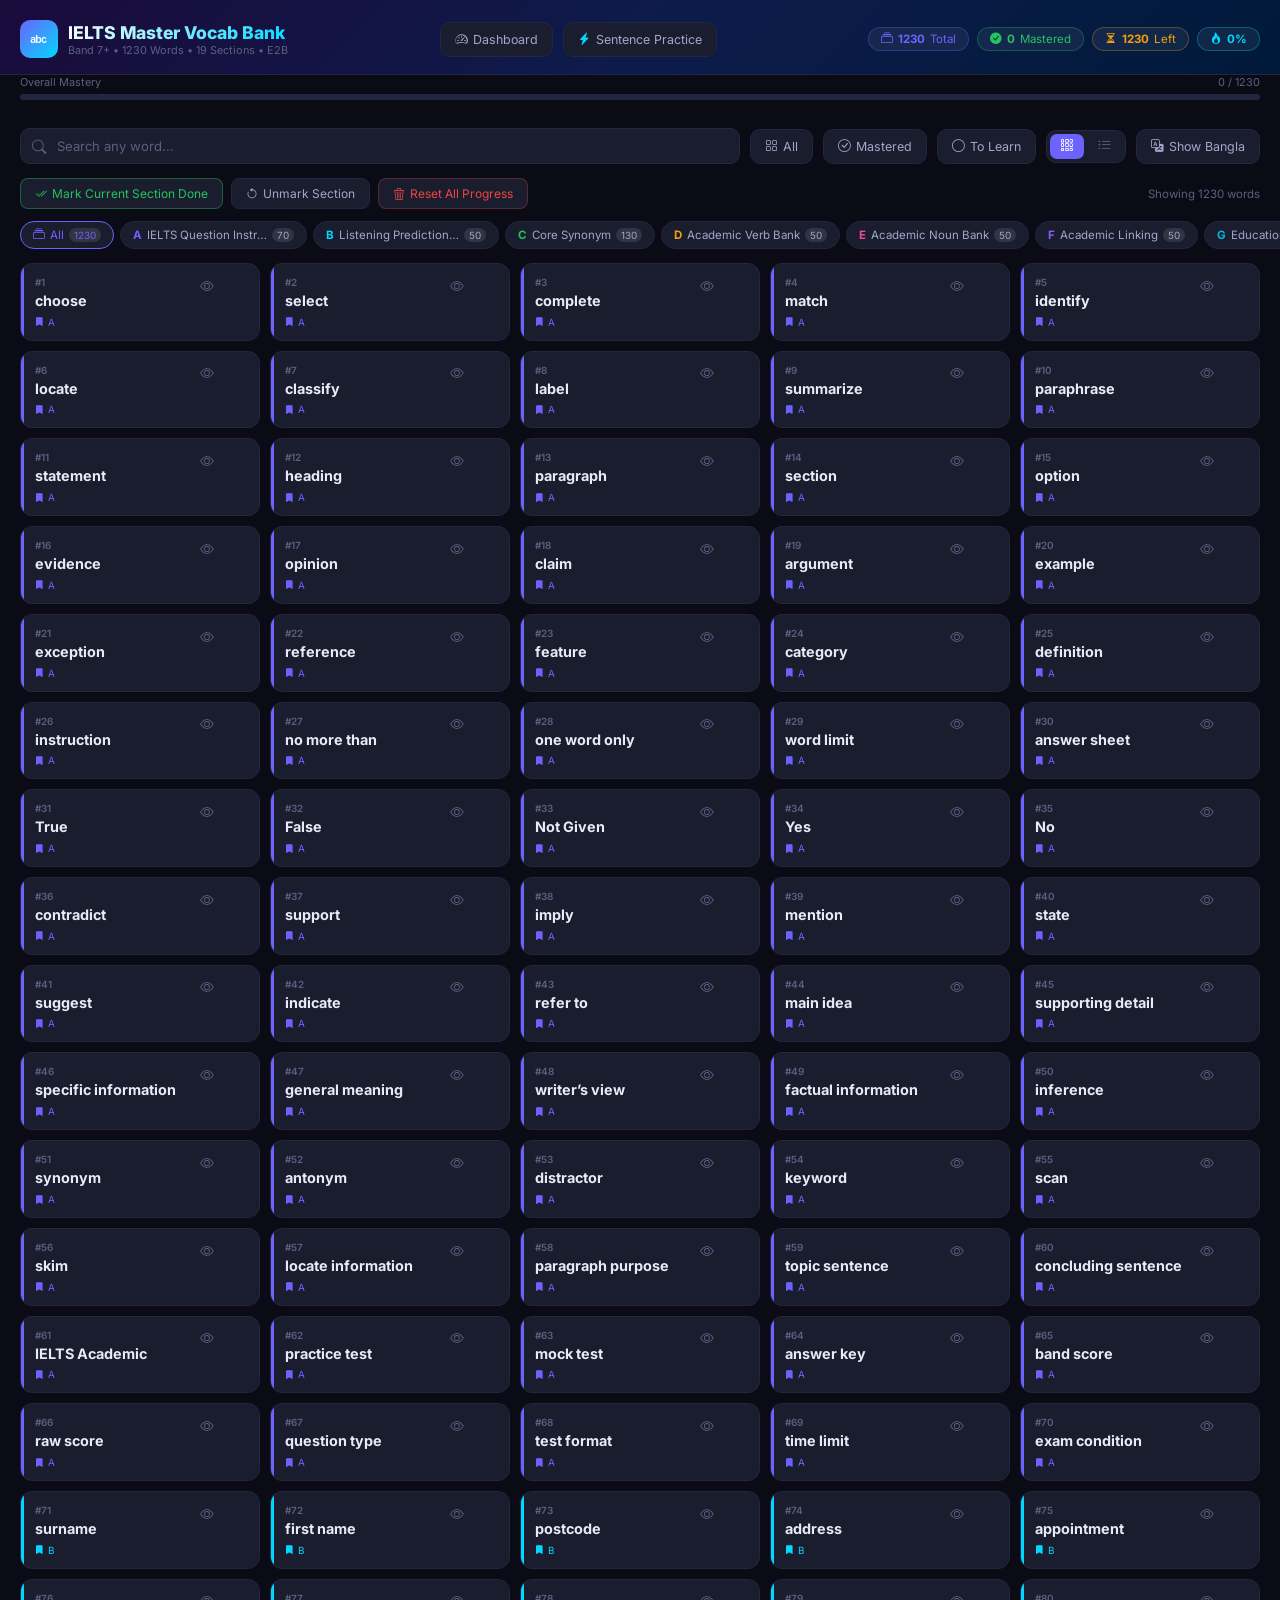
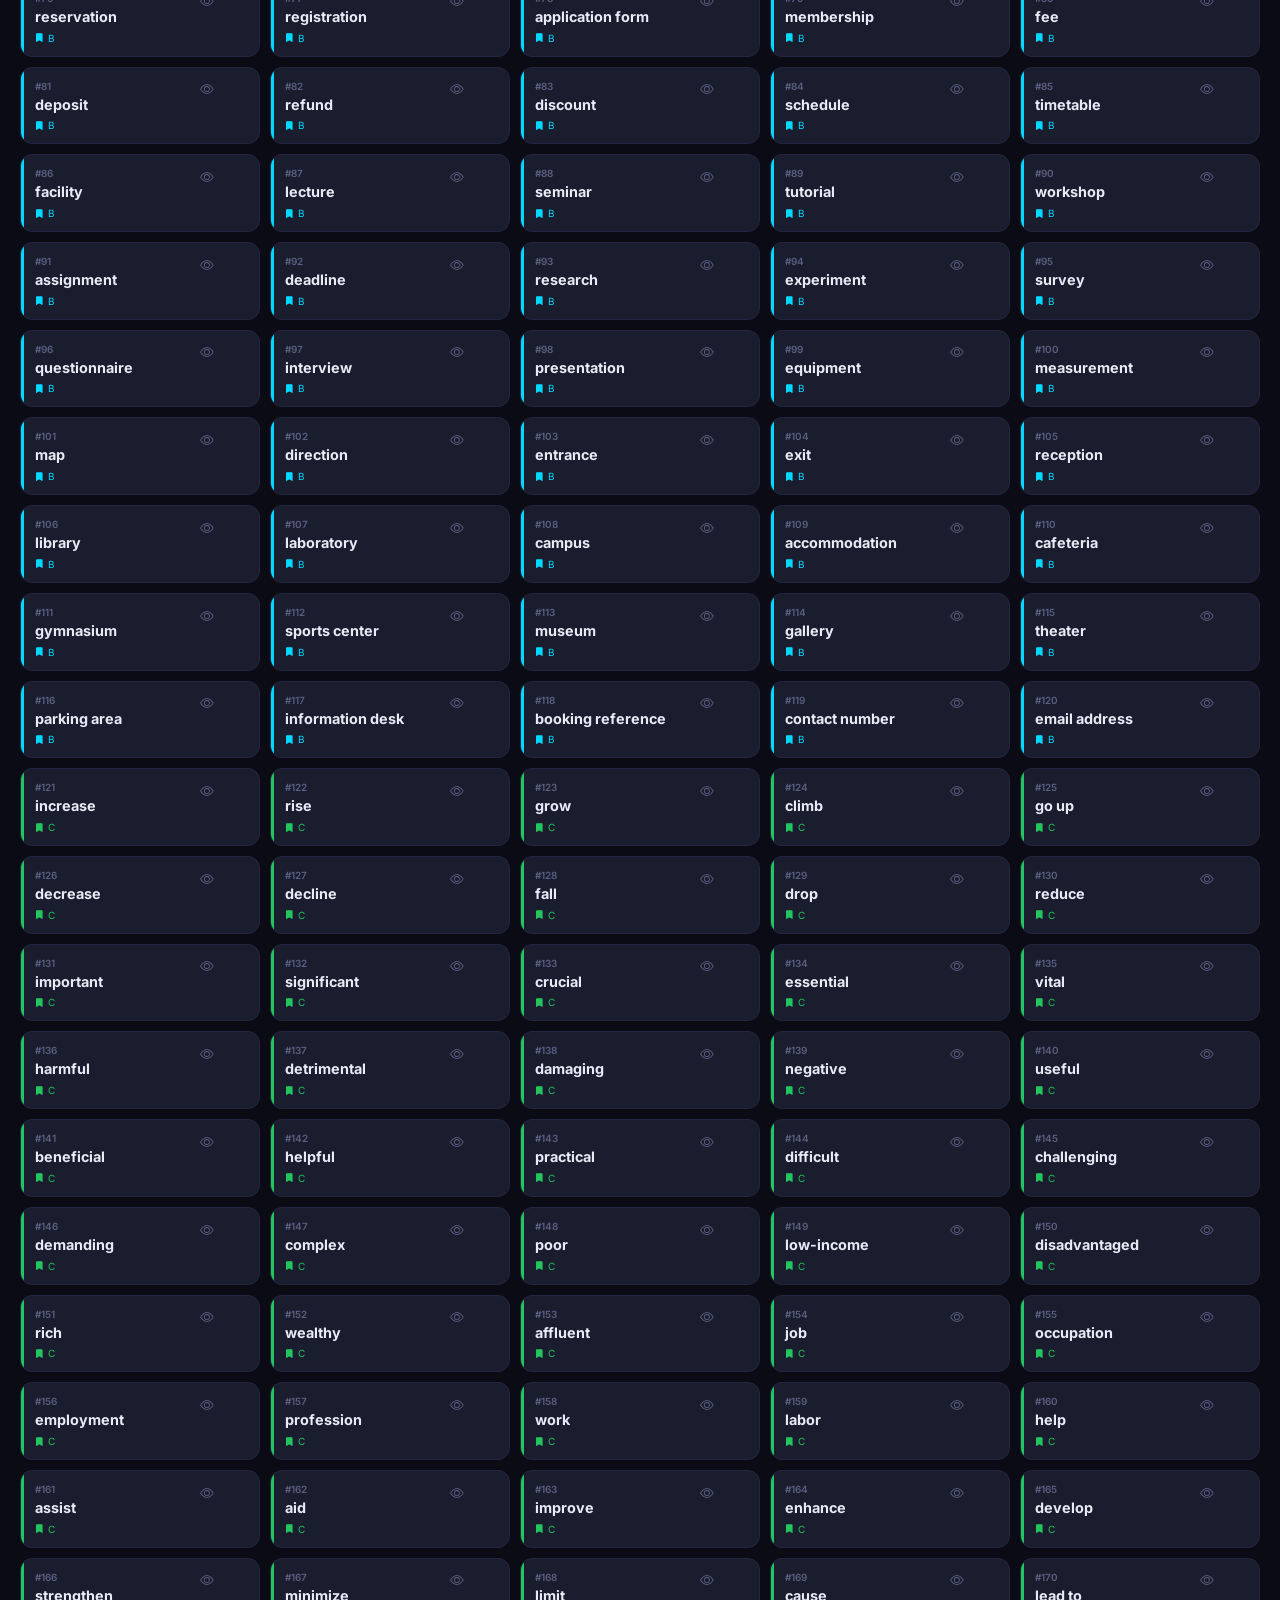
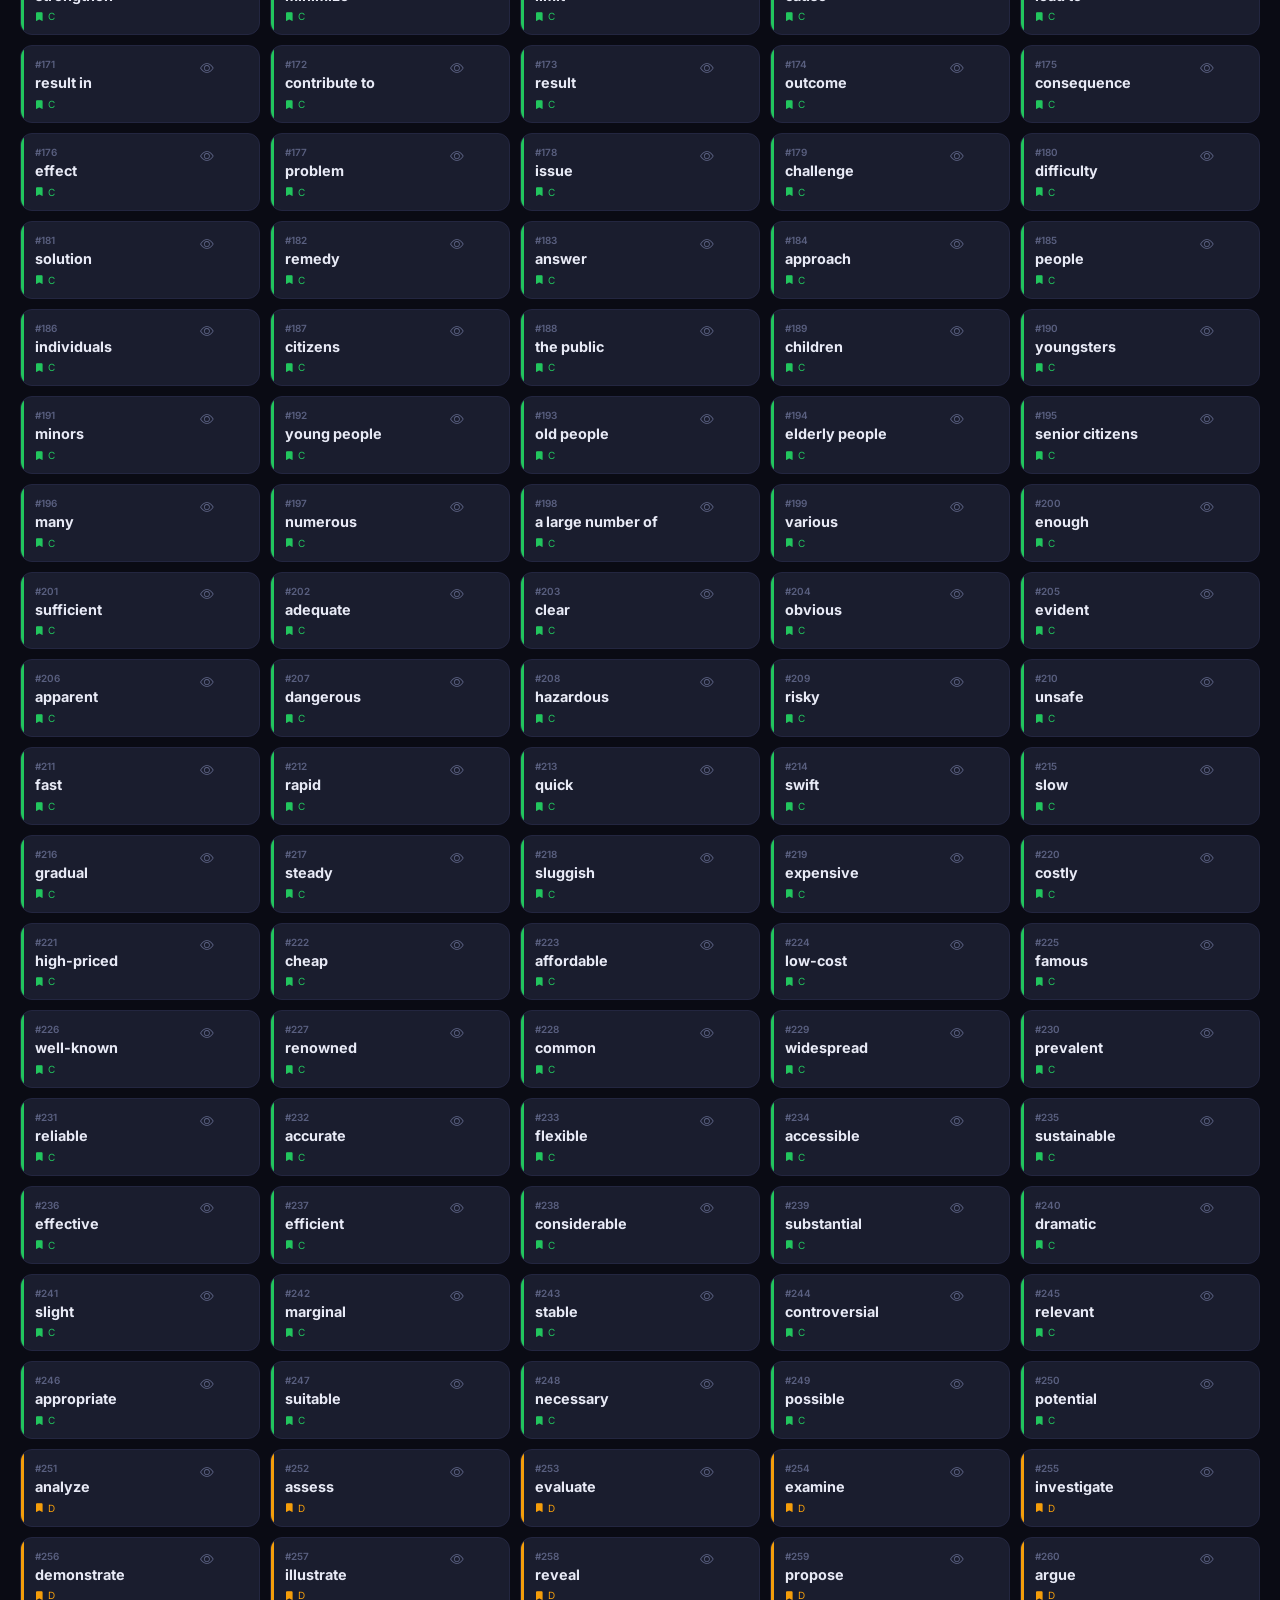
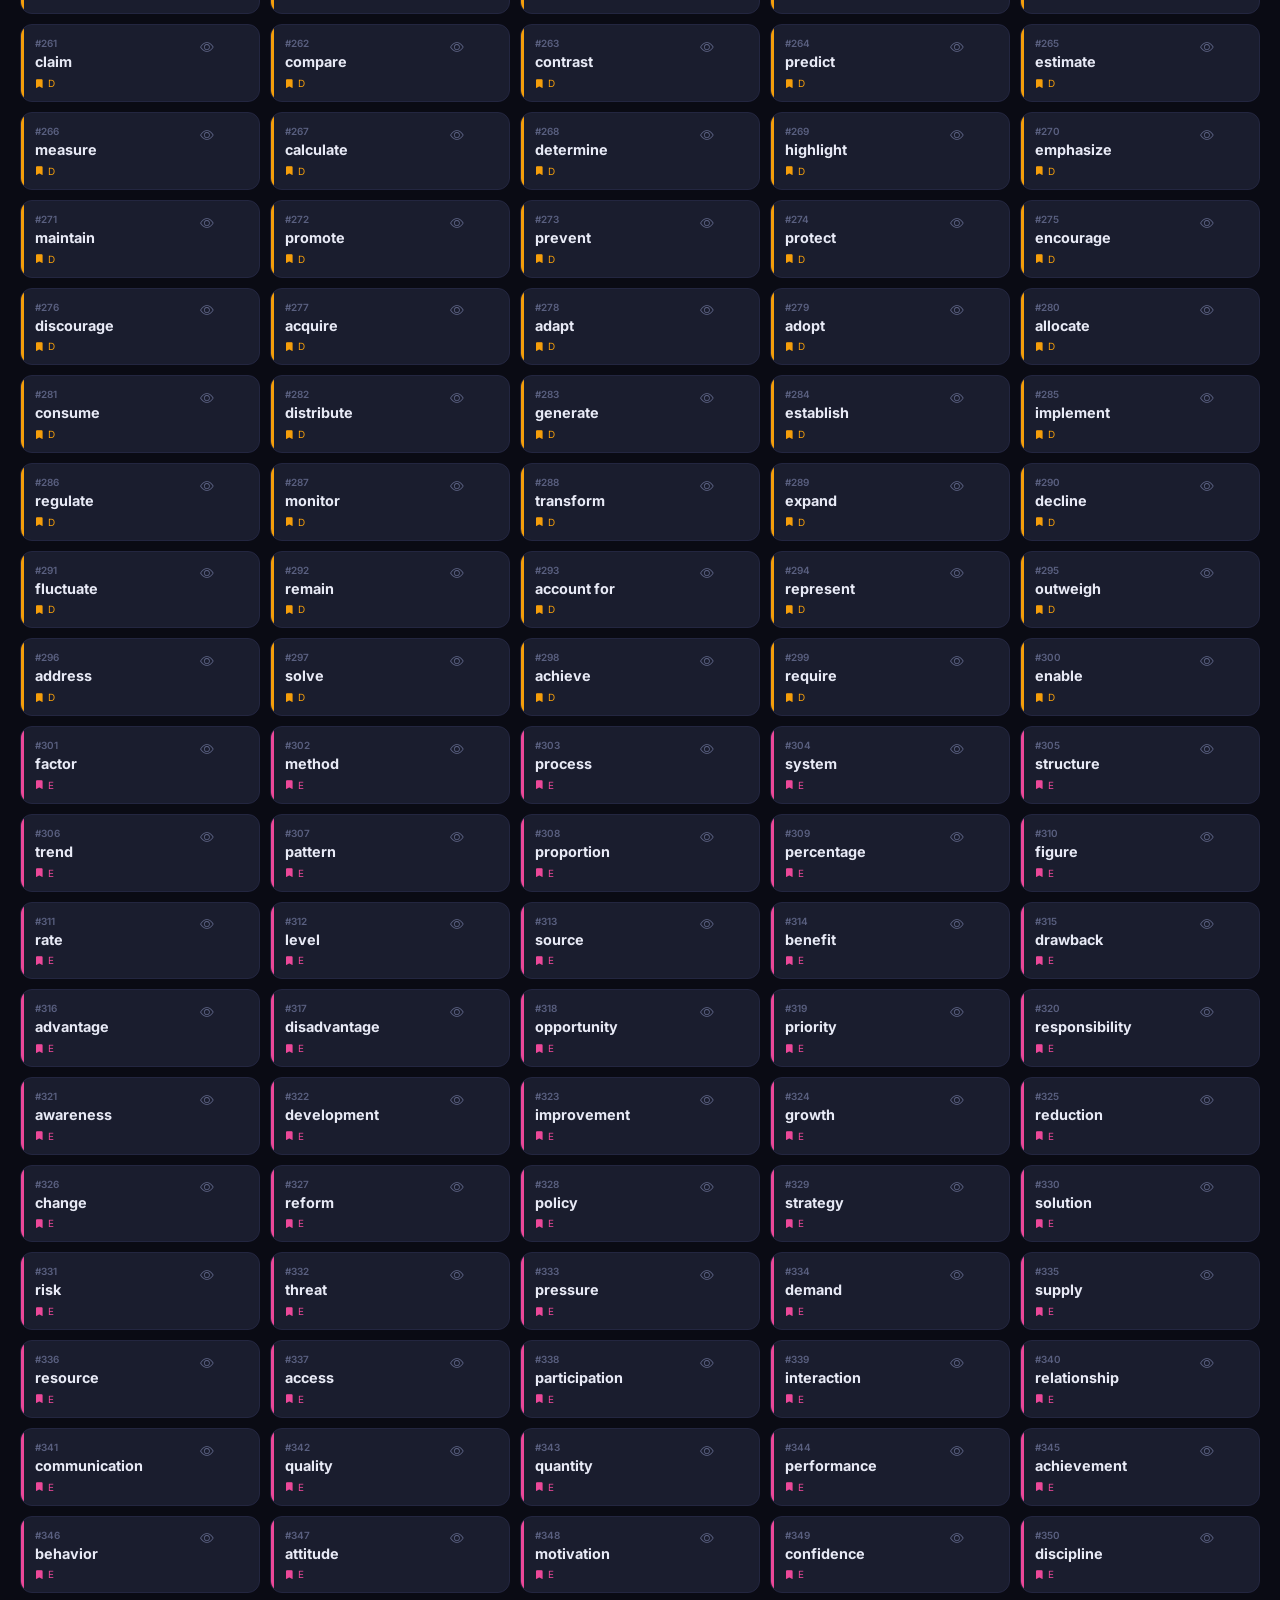
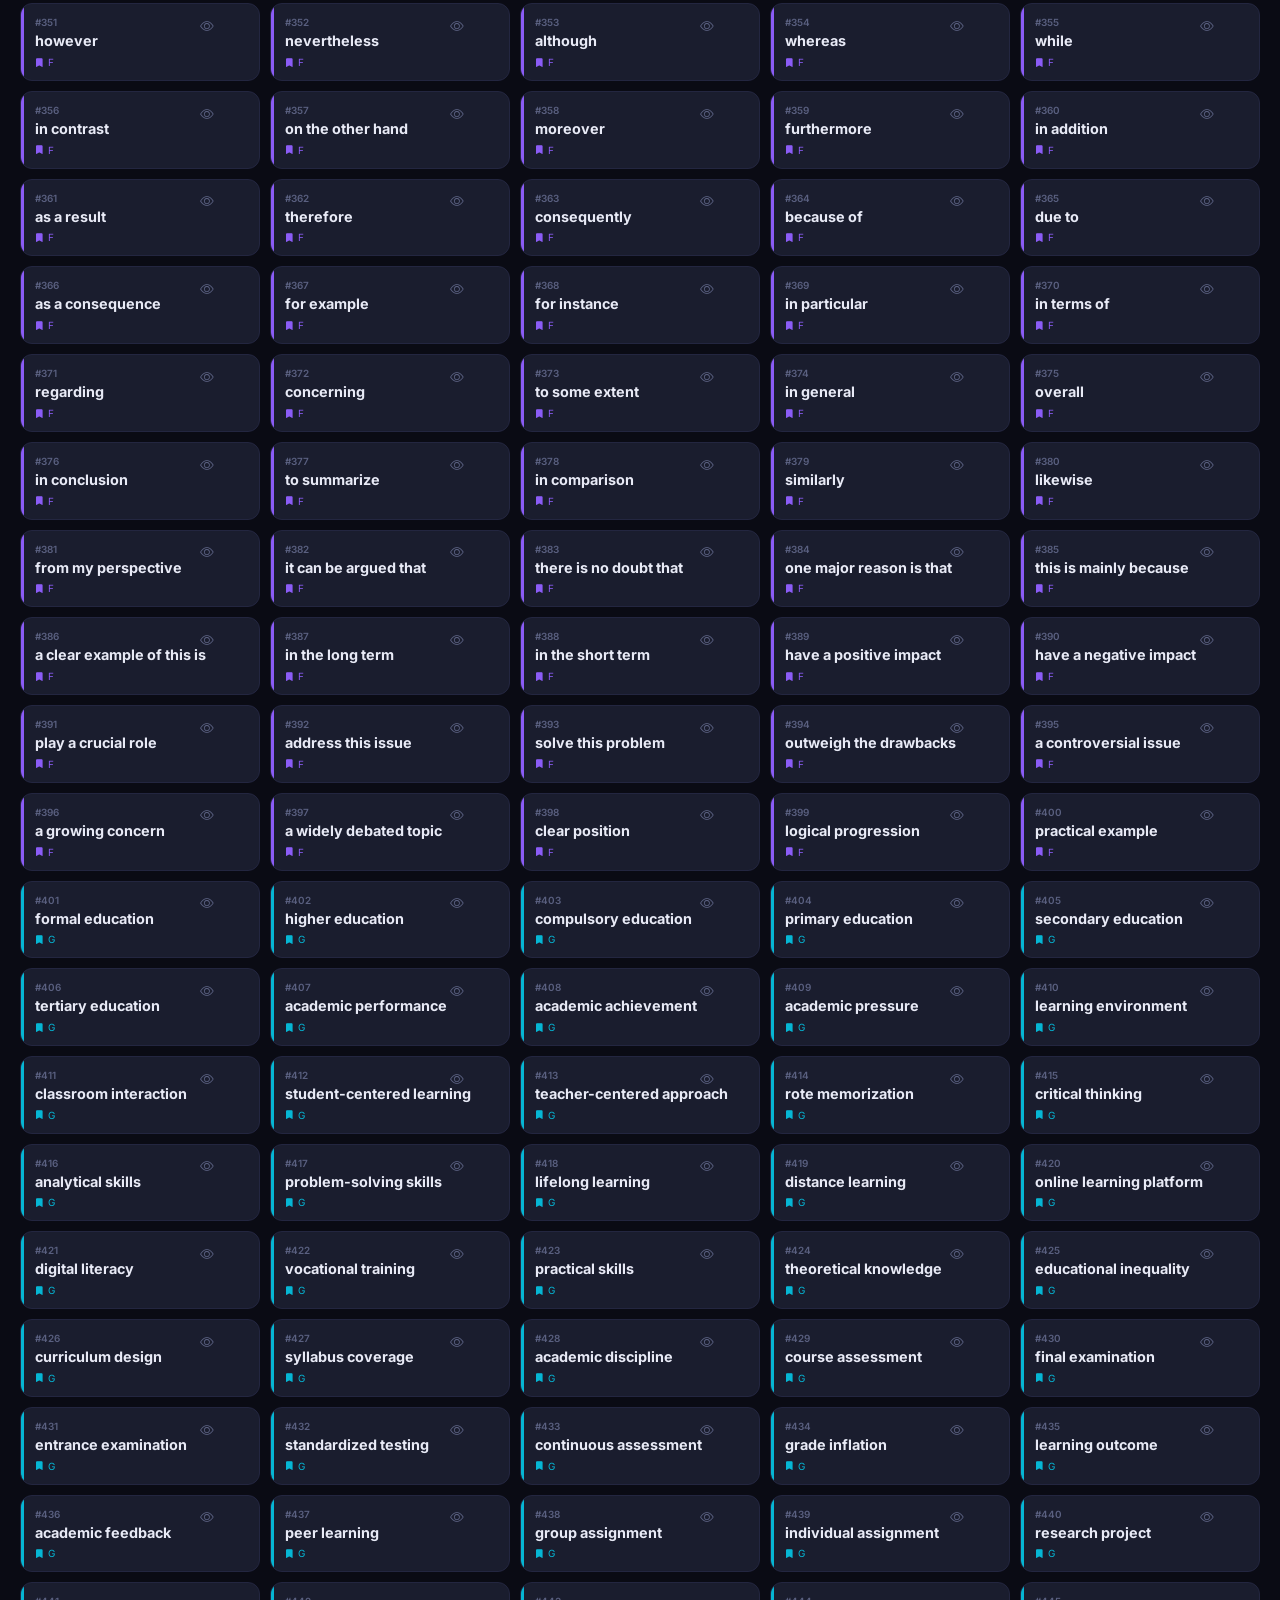
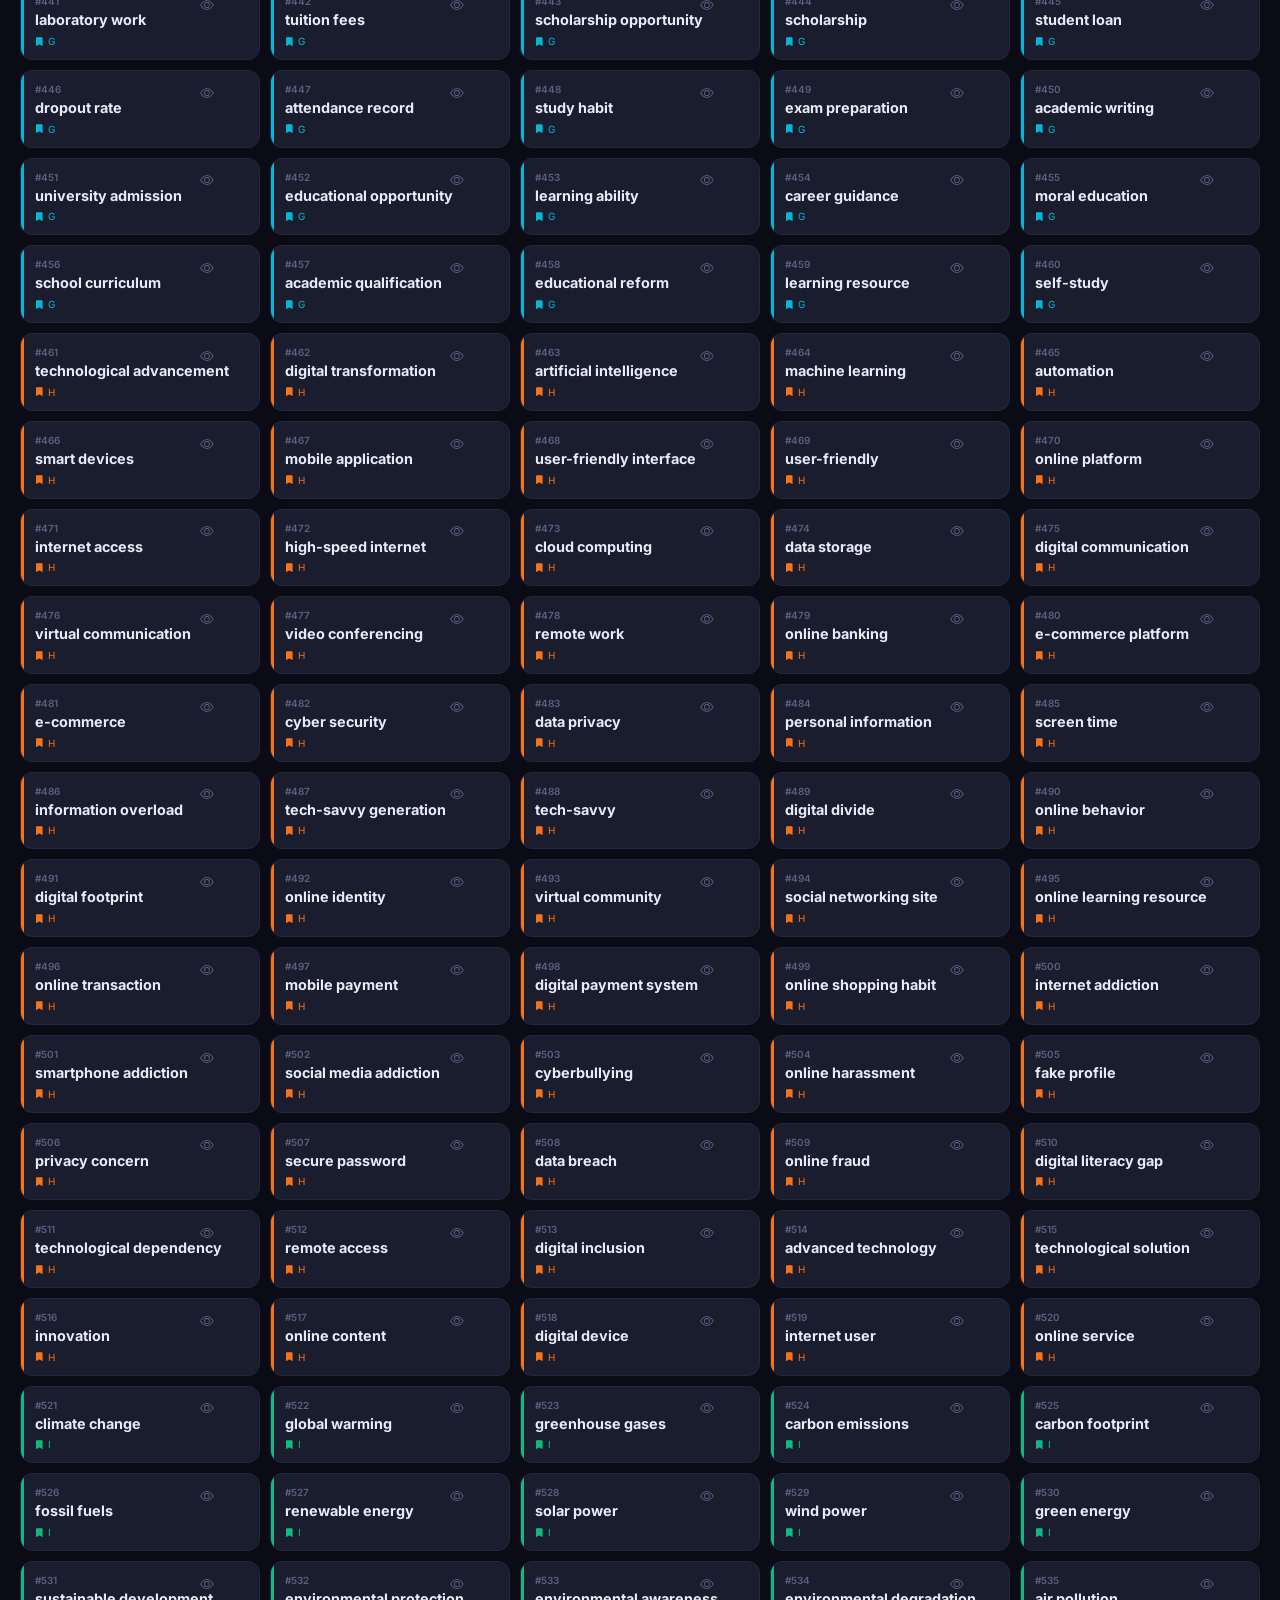
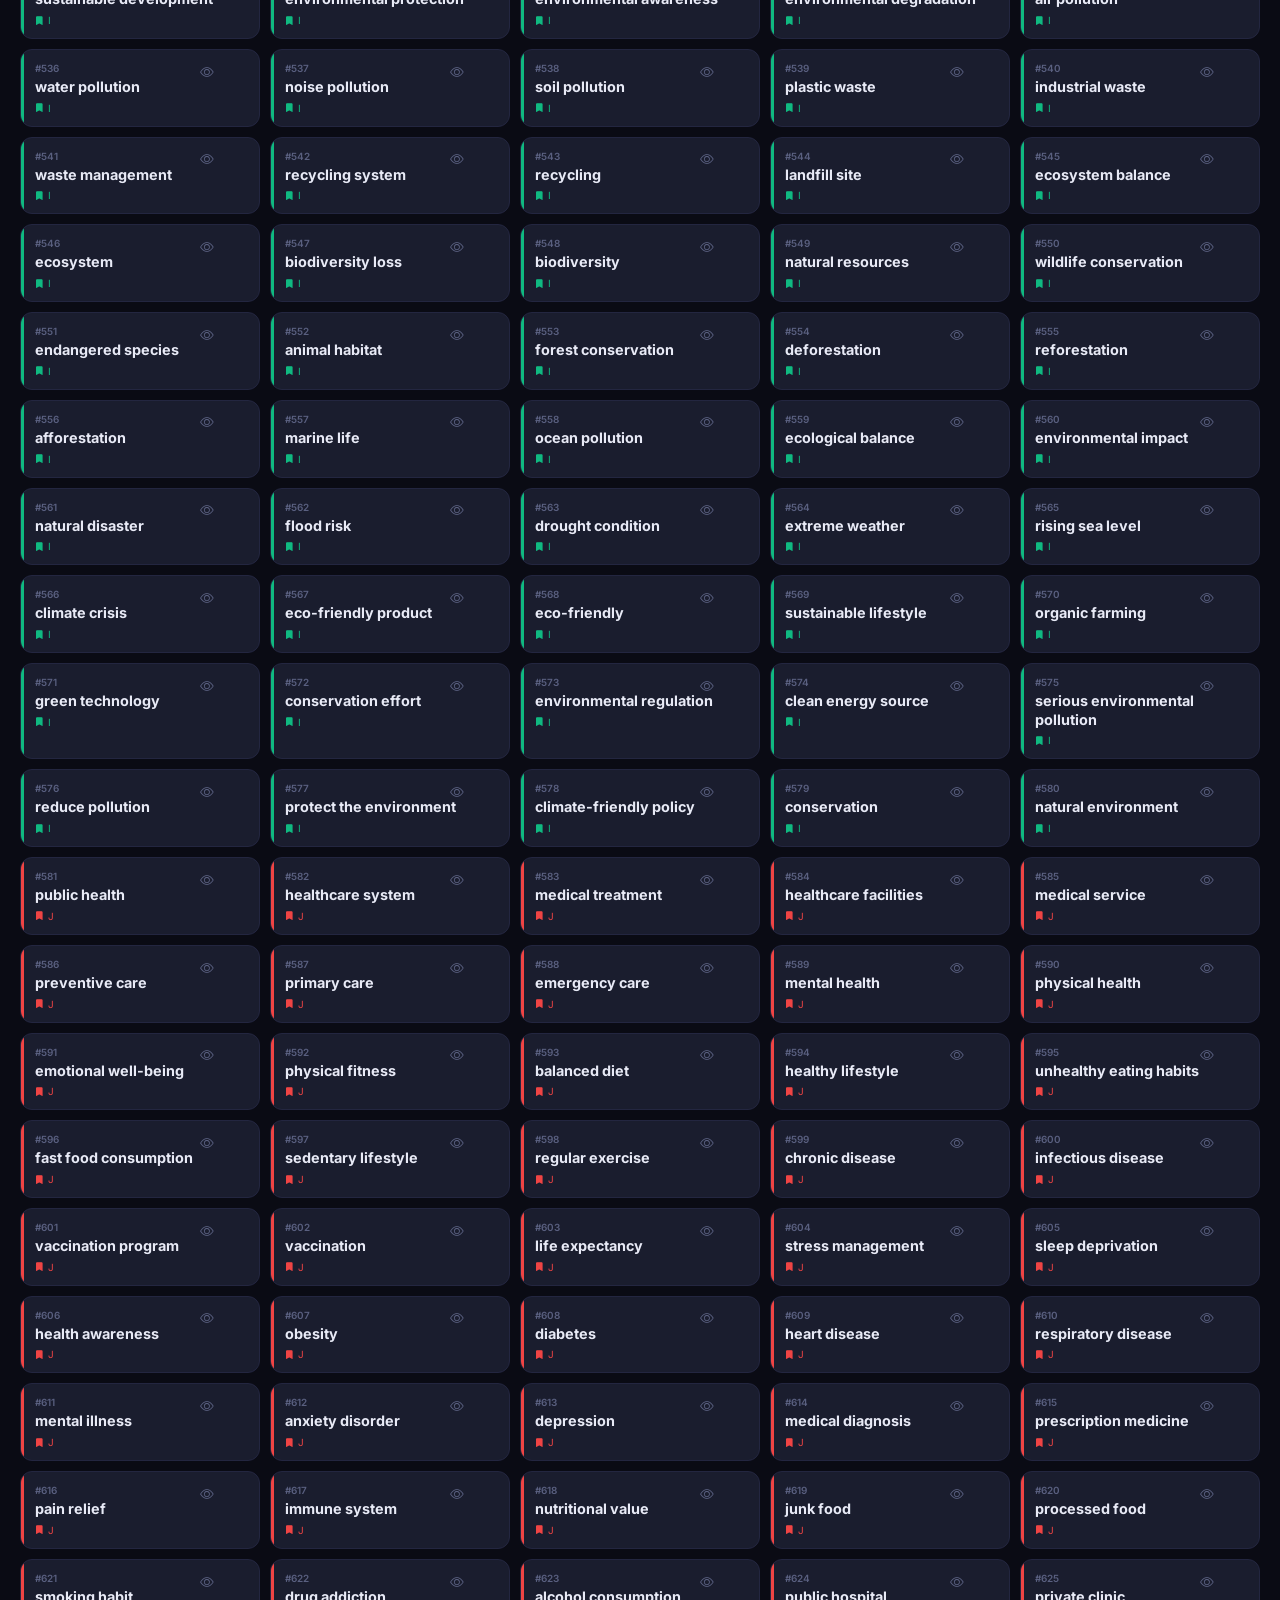
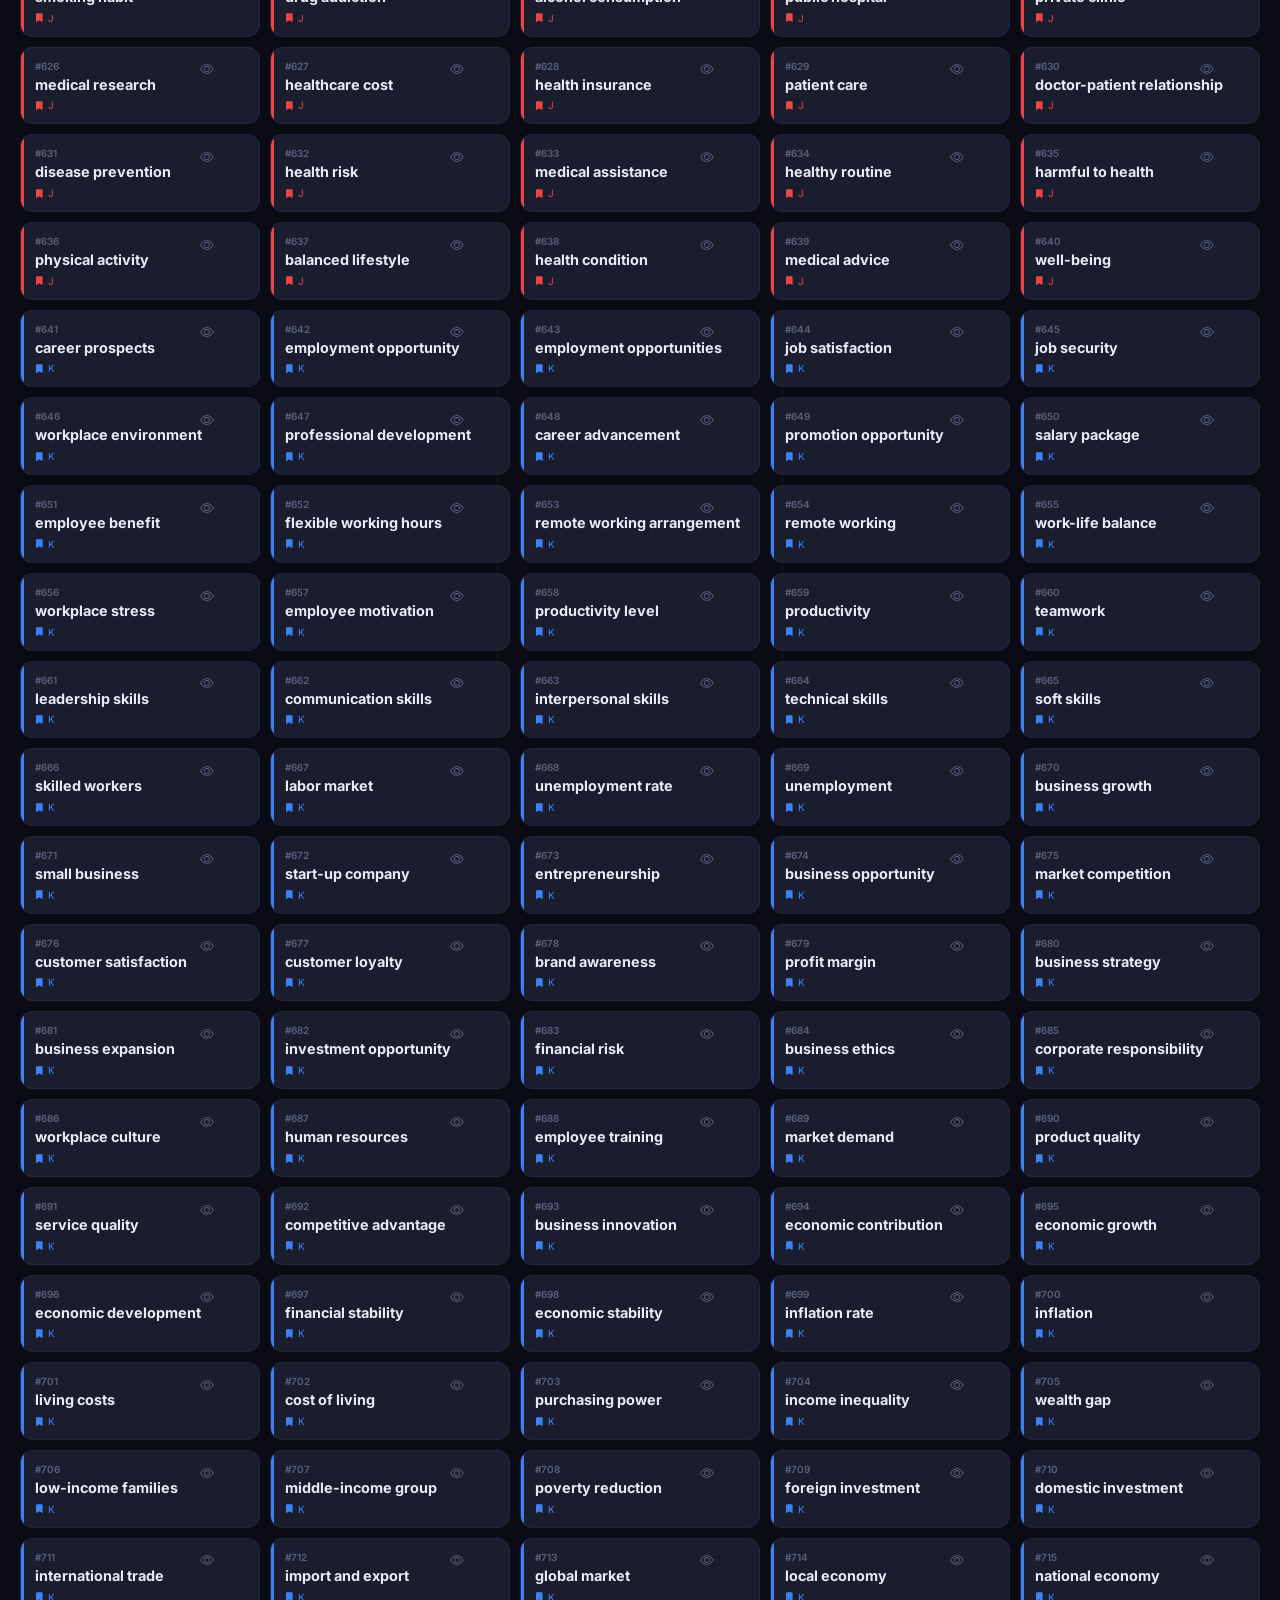
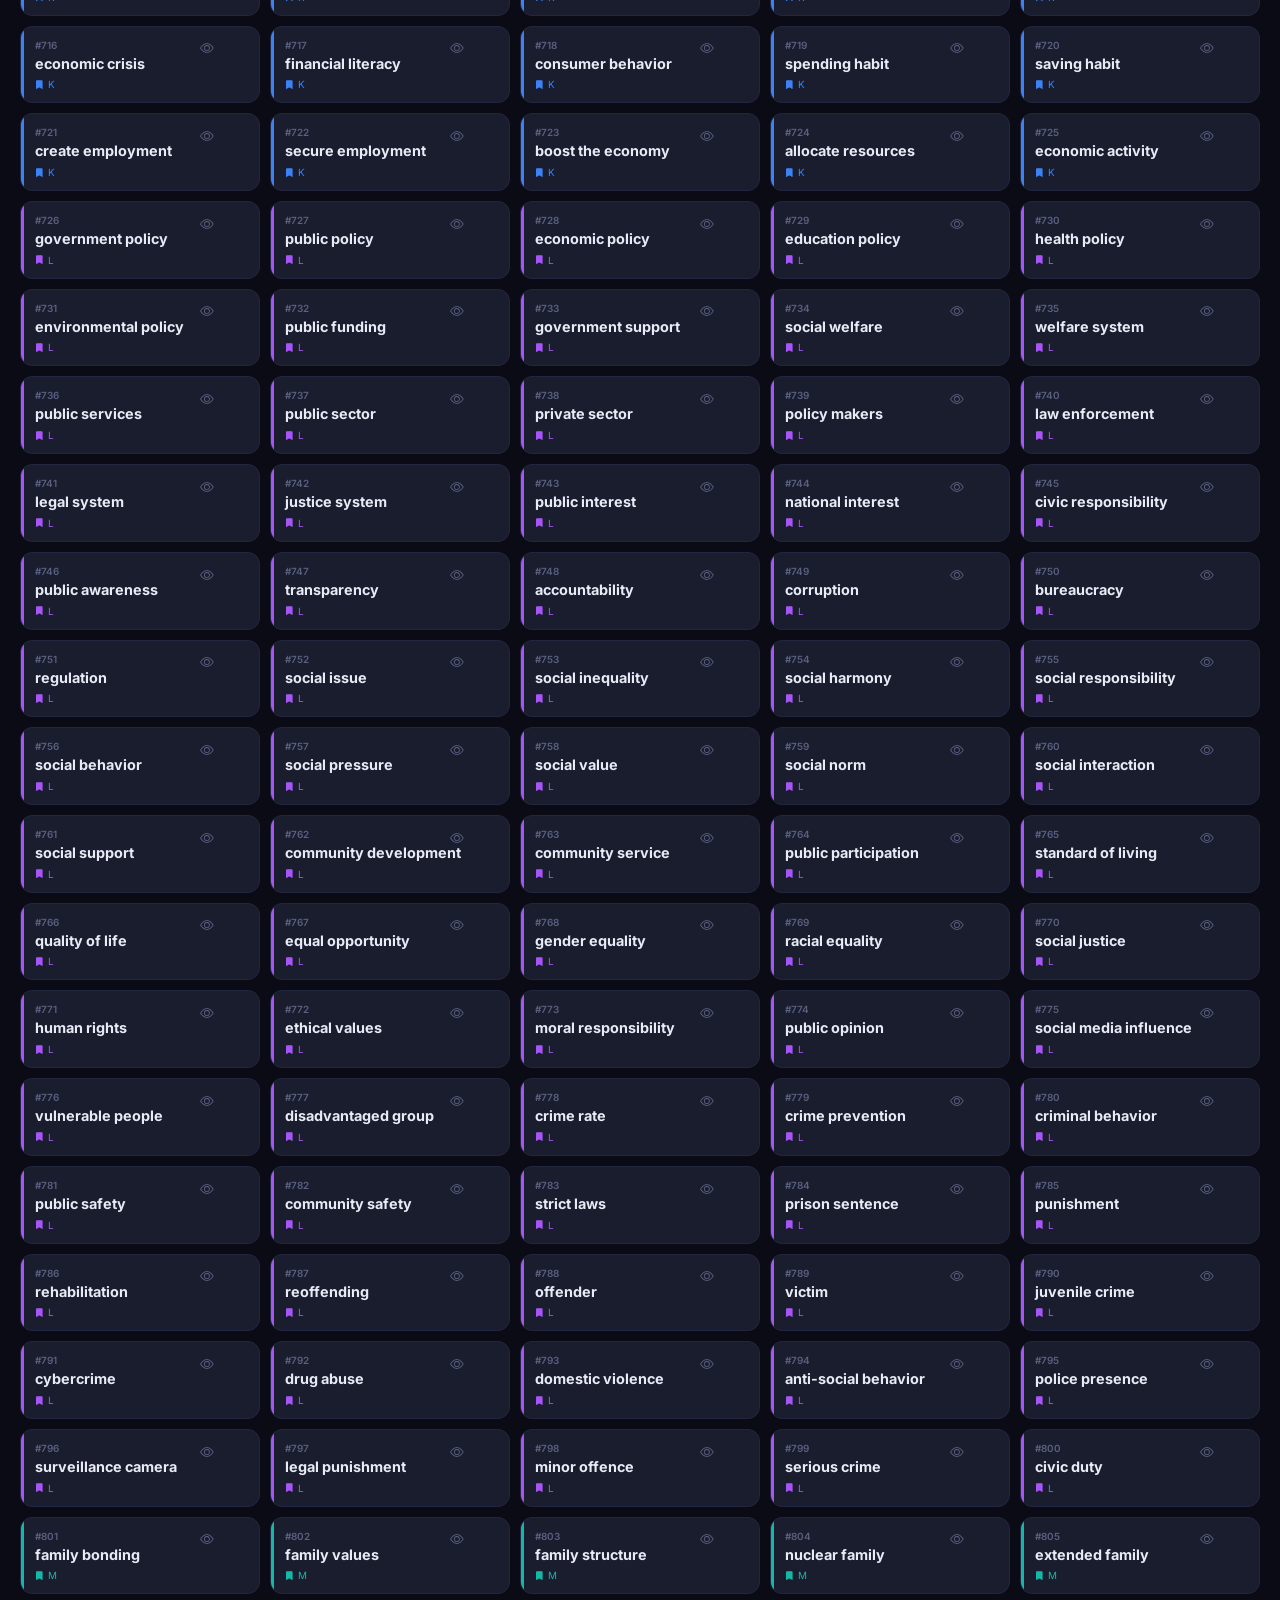
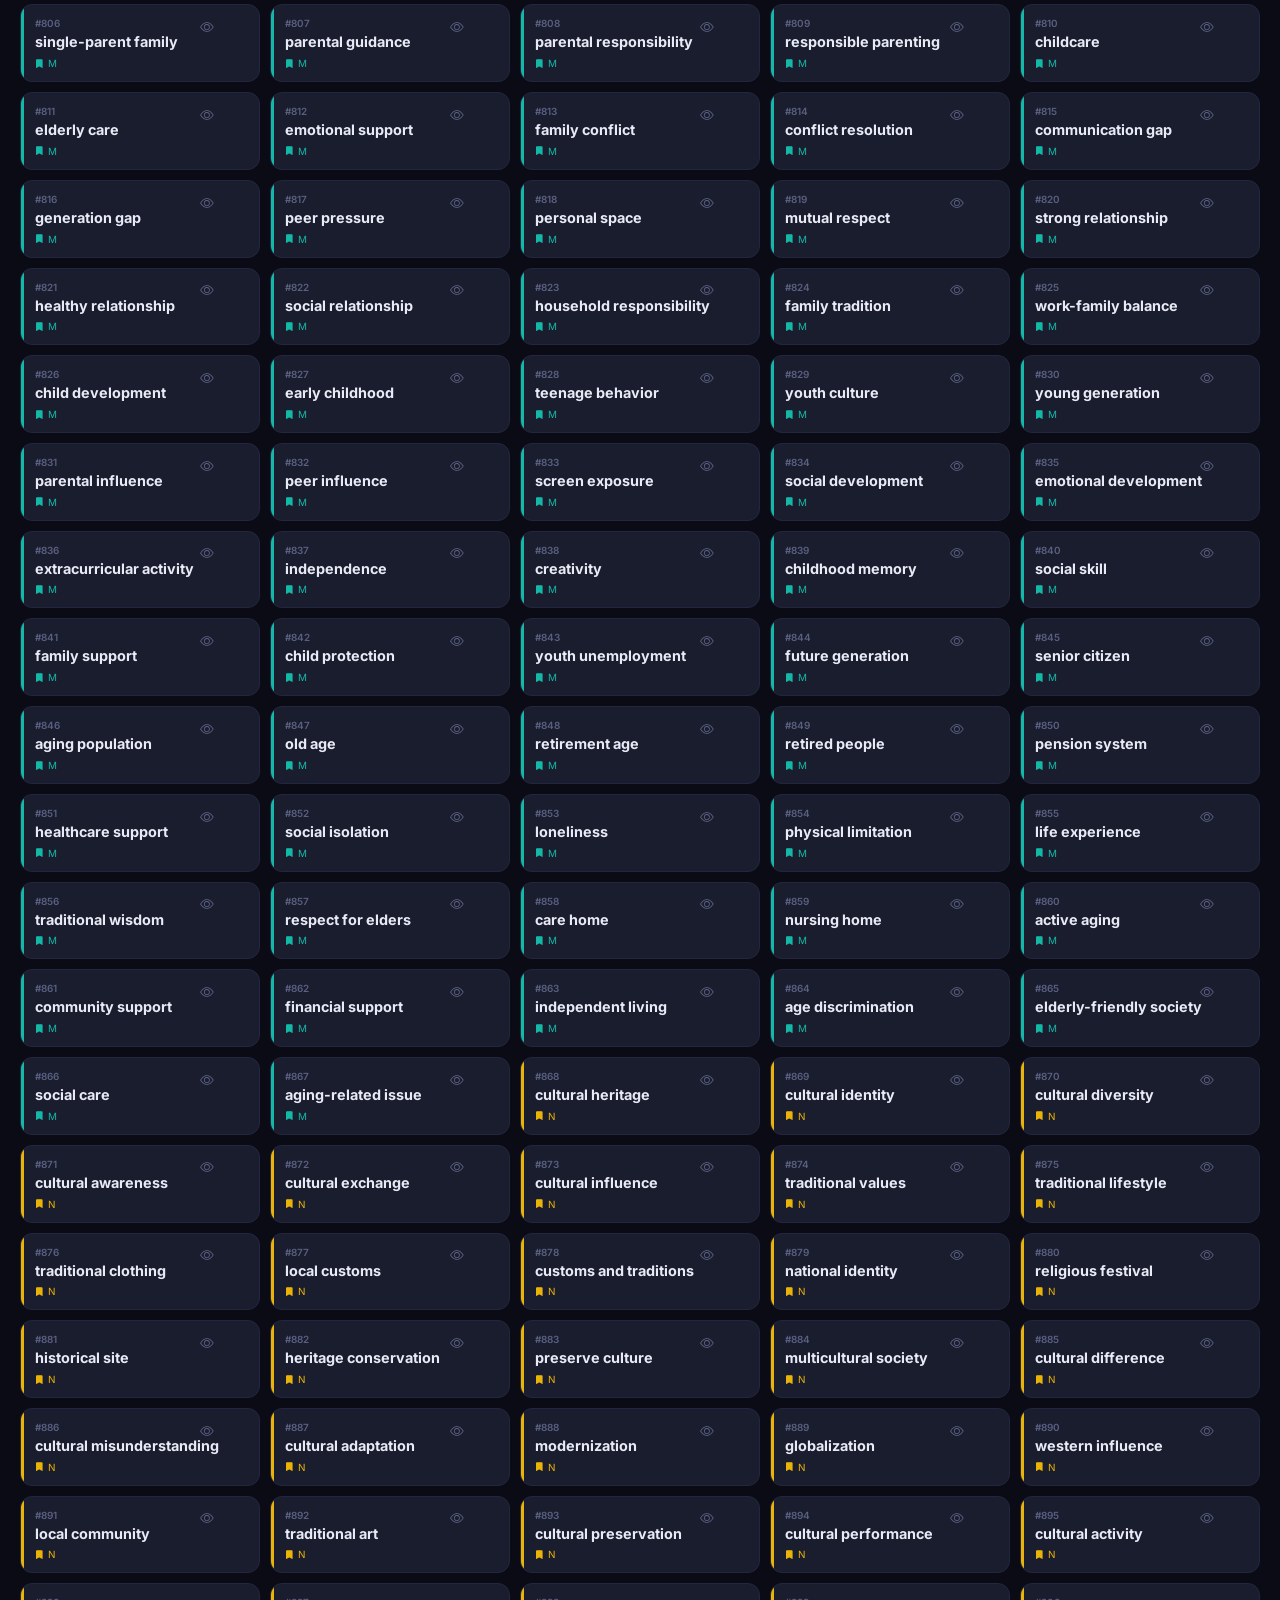
<file: vocab-bank.html>
<!DOCTYPE html>
<html lang="en">
<head>
<meta charset="UTF-8"/>
<meta name="viewport" content="width=device-width,initial-scale=1.0"/>
<title>IELTS Master Vocab Bank — 1230 Words</title>
<link href="https://fonts.googleapis.com/css2?family=Inter:wght@300;400;500;600;700;800;900&display=swap" rel="stylesheet"/>
<link href="https://cdn.jsdelivr.net/npm/bootstrap-icons@1.11.3/font/bootstrap-icons.css" rel="stylesheet"/>
<style>
:root{
  --bg:#0a0b14;--card:#12141f;--card2:#1a1d2e;--border:#232640;
  --accent:#6c63ff;--accent2:#00d9ff;--green:#22c55e;--amber:#f59e0b;--red:#ef4444;--pink:#ec4899;
  --text:#e8eaf6;--text2:#9fa8c9;--text3:#5a6080;
  --A:#6c63ff;--B:#00d9ff;--C:#22c55e;--D:#f59e0b;--E:#ec4899;--F:#8b5cf6;
  --G:#06b6d4;--H:#f97316;--I:#10b981;--J:#ef4444;--K:#3b82f6;--L:#a855f7;
  --M:#14b8a6;--N:#eab308;--O:#f43f5e;--P:#84cc16;--Q:#0ea5e9;--R:#d946ef;--S:#fb923c;
}
*{box-sizing:border-box;margin:0;padding:0;}
body{font-family:'Inter',sans-serif;background:var(--bg);color:var(--text);min-height:100vh;}

/* HEADER */
.header{background:linear-gradient(135deg,#1a0b3b 0%,#0d1b4b 50%,#001a3a 100%);padding:20px 20px 16px;border-bottom:1px solid var(--border);position:sticky;top:0;z-index:100;backdrop-filter:blur(20px);}
.header-top{display:flex;align-items:center;justify-content:space-between;gap:12px;max-width:1400px;margin:0 auto;}
.brand{display:flex;align-items:center;gap:10px;}
.brand-icon{width:38px;height:38px;background:linear-gradient(135deg,var(--accent),var(--accent2));border-radius:10px;display:flex;align-items:center;justify-content:center;font-size:1.1rem;}
.brand-title{font-size:1.1rem;font-weight:800;background:linear-gradient(135deg,#fff,var(--accent2));-webkit-background-clip:text;-webkit-text-fill-color:transparent;}
.brand-sub{font-size:.68rem;color:var(--text3);}
.stats-row{display:flex;gap:8px;align-items:center;flex-wrap:wrap;}
.stat-pill{background:rgba(255,255,255,.06);border:1px solid var(--border);border-radius:20px;padding:4px 12px;font-size:.72rem;display:flex;align-items:center;gap:5px;}
.stat-pill strong{font-weight:700;}
.stat-pill.done{border-color:rgba(34,197,94,.3);color:var(--green);}
.stat-pill.total{border-color:rgba(108,99,255,.3);color:var(--accent);}

/* CONTROLS */
.controls{max-width:1400px;margin:0 auto;padding:14px 20px;display:flex;gap:10px;flex-wrap:wrap;align-items:center;}
.search-wrap{flex:1;min-width:200px;position:relative;}
.search-wrap i{position:absolute;left:12px;top:50%;transform:translateY(-50%);color:var(--text3);font-size:.9rem;}
.search-input{width:100%;background:var(--card2);border:1px solid var(--border);border-radius:10px;padding:9px 12px 9px 36px;color:var(--text);font-size:.82rem;font-family:inherit;outline:none;transition:.2s;}
.search-input:focus{border-color:var(--accent);box-shadow:0 0 0 2px rgba(108,99,255,.15);}
.search-input::placeholder{color:var(--text3);}
.ctrl-btn{background:var(--card2);border:1px solid var(--border);border-radius:10px;padding:9px 14px;color:var(--text2);font-size:.78rem;cursor:pointer;display:flex;align-items:center;gap:6px;white-space:nowrap;transition:.2s;font-family:inherit;}
.ctrl-btn:hover{border-color:var(--accent);color:var(--text);}
.ctrl-btn.active{background:rgba(108,99,255,.15);border-color:var(--accent);color:var(--accent);}
.view-toggle{display:flex;gap:4px;background:var(--card2);border:1px solid var(--border);border-radius:10px;padding:3px;}
.view-btn{padding:5px 10px;border-radius:7px;border:none;background:none;color:var(--text3);cursor:pointer;font-size:.85rem;transition:.2s;}
.view-btn.active{background:var(--accent);color:#fff;}

/* PROGRESS BAR */
.progress-bar-wrap{max-width:1400px;margin:0 auto;padding:0 20px 14px;}
.progress-bar-track{height:6px;background:var(--border);border-radius:10px;overflow:hidden;}
.progress-bar-fill{height:100%;background:linear-gradient(90deg,var(--accent),var(--accent2));border-radius:10px;transition:width .5s ease;}
.progress-label{display:flex;justify-content:space-between;font-size:.68rem;color:var(--text3);margin-bottom:5px;}

/* SECTION TABS */
.section-tabs{max-width:1400px;margin:0 auto;padding:0 20px 14px;display:flex;gap:6px;overflow-x:auto;scrollbar-width:none;-ms-overflow-style:none;}
.section-tabs::-webkit-scrollbar{display:none;}
.sec-tab{flex-shrink:0;padding:6px 12px;border-radius:20px;border:1px solid var(--border);background:var(--card2);color:var(--text2);font-size:.72rem;cursor:pointer;display:flex;align-items:center;gap:5px;transition:.2s;font-family:inherit;}
.sec-tab:hover{border-color:var(--accent);color:var(--text);}
.sec-tab.active{color:#fff;border-color:transparent;}
.sec-tab .tab-count{font-size:.62rem;background:rgba(255,255,255,.1);padding:1px 5px;border-radius:10px;}
.sec-tab .tab-done{font-size:.62rem;color:var(--green);}

/* MAIN GRID */
.vocab-grid{max-width:1400px;margin:0 auto;padding:0 20px 20px;display:grid;grid-template-columns:repeat(auto-fill,minmax(200px,1fr));gap:10px;}
.vocab-grid.list-view{grid-template-columns:1fr;}

/* VOCAB CARD */
.word-card{background:var(--card2);border:1px solid var(--border);border-radius:12px;padding:12px 14px;cursor:pointer;transition:all .18s;position:relative;overflow:hidden;user-select:none;}
.word-card:hover{transform:translateY(-2px);box-shadow:0 6px 20px rgba(0,0,0,.4);}
.word-card.done{border-color:rgba(34,197,94,.35);background:rgba(34,197,94,.05);}
.word-card::before{content:'';position:absolute;top:0;left:0;width:3px;height:100%;background:var(--sec-color,var(--accent));border-radius:12px 0 0 12px;}
.word-num{font-size:.62rem;color:var(--text3);font-weight:600;margin-bottom:4px;}
.word-text{font-size:.9rem;font-weight:700;color:var(--text);line-height:1.3;word-break:break-word;}
.word-bn{font-size:.78rem;color:var(--text2);margin-top:6px;display:none;font-weight:400;border-top:1px solid rgba(255,255,255,.05);padding-top:6px;}
.word-card.show-meanings .word-bn{display:block;}
.word-section{font-size:.62rem;color:var(--text3);margin-top:5px;display:flex;align-items:center;gap:4px;}
.word-done-icon{position:absolute;top:10px;right:10px;width:22px;height:22px;background:var(--green);border-radius:50%;display:flex;align-items:center;justify-content:center;font-size:.7rem;color:#fff;opacity:0;transition:.2s;}
.word-card.done .word-done-icon{opacity:1;}
.word-card.done .word-text{color:var(--text2);opacity:.7;}
.word-eye{position:absolute;top:10px;right:40px;width:24px;height:24px;color:var(--text3);display:flex;align-items:center;justify-content:center;font-size:.85rem;transition:.2s;border-radius:50%;}
.word-eye:hover{background:rgba(255,255,255,.1);color:var(--text);}
.word-card.show-meanings .word-eye{color:var(--accent2);}

/* LIST VIEW CARD */
.vocab-grid.list-view .word-card{display:flex;align-items:center;gap:14px;padding:10px 14px;border-radius:10px;}
.vocab-grid.list-view .word-card::before{border-radius:10px 0 0 10px;}
.vocab-grid.list-view .word-num{min-width:38px;margin:0;font-size:.7rem;}
.vocab-grid.list-view .word-text{font-size:.85rem;flex:1;}
.vocab-grid.list-view .word-section{margin:0;min-width:140px;display:none;}
.vocab-grid.list-view .word-done-icon{position:static;opacity:1;display:flex;width:20px;height:20px;background:none;color:var(--text3);}
.vocab-grid.list-view .word-card.done .word-done-icon{color:var(--green);}

/* EMPTY STATE */
.empty-state{text-align:center;padding:60px 20px;color:var(--text3);}
.empty-state i{font-size:2.5rem;display:block;margin-bottom:10px;}

/* BULK ACTIONS */
.bulk-bar{max-width:1400px;margin:0 auto;padding:0 20px 12px;display:flex;gap:8px;flex-wrap:wrap;}
.bulk-btn{padding:7px 14px;border-radius:8px;border:1px solid var(--border);background:var(--card2);color:var(--text2);font-size:.75rem;cursor:pointer;display:flex;align-items:center;gap:5px;transition:.2s;font-family:inherit;}
.bulk-btn:hover{border-color:var(--accent);color:var(--text);}
.bulk-btn.mark-done{border-color:rgba(34,197,94,.4);color:var(--green);}
.bulk-btn.mark-done:hover{background:rgba(34,197,94,.1);}
.bulk-btn.danger{border-color:rgba(239,68,68,.3);color:var(--red);}
.bulk-btn.danger:hover{background:rgba(239,68,68,.08);}

/* TOAST */
.toast{position:fixed;bottom:20px;right:20px;background:var(--card2);border:1px solid var(--border);border-radius:12px;padding:12px 18px;font-size:.8rem;display:flex;align-items:center;gap:8px;transform:translateY(80px);opacity:0;transition:.3s;z-index:999;}
.toast.show{transform:translateY(0);opacity:1;}
.toast i{color:var(--green);font-size:1rem;}

/* SECTION BADGE COLORS */
.badge-A{color:var(--A)}.badge-B{color:var(--B)}.badge-C{color:var(--C)}.badge-D{color:var(--D)}.badge-E{color:var(--E)}.badge-F{color:var(--F)}.badge-G{color:var(--G)}.badge-H{color:var(--H)}.badge-I{color:var(--I)}.badge-J{color:var(--J)}.badge-K{color:var(--K)}.badge-L{color:var(--L)}.badge-M{color:var(--M)}.badge-N{color:var(--N)}.badge-O{color:var(--O)}.badge-P{color:var(--P)}.badge-Q{color:var(--Q)}.badge-R{color:var(--R)}.badge-S{color:var(--S)}

@media(max-width:600px){
  .vocab-grid{grid-template-columns:repeat(auto-fill,minmax(150px,1fr));gap:8px;}
  .header-top{flex-wrap:wrap;}
  .stats-row{gap:5px;}
}
</style>
</head>
<body>

<div class="header">
  <div class="header-top">
    <div class="brand">
      <a href="index.html" style="text-decoration:none;display:flex;align-items:center;gap:10px">
        <div class="brand-icon"><i class="bi bi-alphabet" style="color:#fff"></i></div>
        <div>
          <div class="brand-title">IELTS Master Vocab Bank</div>
          <div class="brand-sub">Band 7+ • 1230 Words • 19 Sections • E2B</div>
        </div>
      </a>
    </div>
    <div style="display:flex;gap:10px">
      <a href="index.html" class="ctrl-btn" style="text-decoration:none"><i class="bi bi-speedometer2"></i> Dashboard</a>
      <a href="practice-vocab.html" class="ctrl-btn" style="text-decoration:none"><i class="bi bi-lightning-charge-fill" style="color:var(--accent2)"></i> Sentence Practice</a>
    </div>
    <div class="stats-row">
      <div class="stat-pill total"><i class="bi bi-collection"></i> <strong id="statTotal">1230</strong> Total</div>
      <div class="stat-pill done"><i class="bi bi-check-circle-fill"></i> <strong id="statDone">0</strong> Mastered</div>
      <div class="stat-pill" style="border-color:rgba(245,158,11,.3);color:var(--amber)"><i class="bi bi-hourglass-split"></i> <strong id="statLeft">1230</strong> Left</div>
      <div class="stat-pill" style="border-color:rgba(0,217,255,.3);color:var(--accent2)"><i class="bi bi-fire"></i> <strong id="statPct">0%</strong></div>
    </div>
  </div>
</div>

<div class="progress-bar-wrap">
  <div class="progress-label"><span>Overall Mastery</span><span id="progLabel">0 / 1230</span></div>
  <div class="progress-bar-track"><div class="progress-bar-fill" id="progBar" style="width:0%"></div></div>
</div>

<div class="controls">
  <div class="search-wrap">
    <i class="bi bi-search"></i>
    <input class="search-input" id="searchInput" type="text" placeholder="Search any word..." autocomplete="off"/>
  </div>
  <button class="ctrl-btn" id="filterAllBtn" onclick="setFilter('all',this)"><i class="bi bi-grid"></i> All</button>
  <button class="ctrl-btn" id="filterDoneBtn" onclick="setFilter('done',this)"><i class="bi bi-check-circle"></i> Mastered</button>
  <button class="ctrl-btn" id="filterTodoBtn" onclick="setFilter('todo',this)"><i class="bi bi-circle"></i> To Learn</button>
  <div class="view-toggle">
    <button class="view-btn active" id="gridViewBtn" onclick="setView('grid',this)" title="Grid view"><i class="bi bi-grid-3x3-gap"></i></button>
    <button class="view-btn" id="listViewBtn" onclick="setView('list',this)" title="List view"><i class="bi bi-list-ul"></i></button>
  </div>
  <button class="ctrl-btn" onclick="toggleAllMeanings()"><i class="bi bi-translate"></i> <span id="bnToggleLabel">Show Bangla</span></button>
</div>

<div class="bulk-bar">
  <button class="bulk-btn mark-done" onclick="markSectionDone()"><i class="bi bi-check2-all"></i> Mark Current Section Done</button>
  <button class="bulk-btn" onclick="markSectionUndone()"><i class="bi bi-arrow-counterclockwise"></i> Unmark Section</button>
  <button class="bulk-btn danger" onclick="resetAll()"><i class="bi bi-trash3"></i> Reset All Progress</button>
  <div style="flex:1"></div>
  <div style="font-size:.72rem;color:var(--text3);display:flex;align-items:center" id="showingCount">Showing 1230 words</div>
</div>

<div class="section-tabs" id="sectionTabs"></div>
<div class="vocab-grid" id="vocabGrid"></div>

<div class="toast" id="toast"><i class="bi bi-check-circle-fill"></i> <span id="toastMsg"></span></div>

<script src="vocab_bank.js"></script>
<script>
const COLORS = {A:'#6c63ff',B:'#00d9ff',C:'#22c55e',D:'#f59e0b',E:'#ec4899',F:'#8b5cf6',G:'#06b6d4',H:'#f97316',I:'#10b981',J:'#ef4444',K:'#3b82f6',L:'#a855f7',M:'#14b8a6',N:'#eab308',O:'#f43f5e',P:'#84cc16',Q:'#0ea5e9',R:'#d946ef',S:'#fb923c'};

let doneSet = new Set(JSON.parse(localStorage.getItem('vocab_done') || '[]'));
let currentSection = 'ALL';
let currentFilter = 'all';
let currentView = 'grid';
let searchQ = '';
let showMeanings = false;

function save(){localStorage.setItem('vocab_done', JSON.stringify([...doneSet]));}
function toggleAllMeanings(){
  showMeanings = !showMeanings;
  document.getElementById('bnToggleLabel').textContent = showMeanings ? 'Hide Bangla' : 'Show Bangla';
  document.querySelectorAll('.word-card').forEach(c => {
    if(showMeanings) c.classList.add('show-meanings');
    else c.classList.remove('show-meanings');
  });
}
function toggleSingleMeaning(e, id){
  e.stopPropagation();
  const card = document.querySelector(`[data-id="${id}"]`);
  if(card) card.classList.toggle('show-meanings');
}
function setFilter(f, el){
  currentFilter = f;
  document.querySelectorAll('.ctrl-btn').forEach(b => b.classList.remove('active'));
  el.classList.add('active');
  render();
}
function setView(v, el){
  currentView = v;
  document.querySelectorAll('.view-btn').forEach(b => b.classList.remove('active'));
  el.classList.add('active');
  document.getElementById('vocabGrid').className = 'vocab-grid' + (v === 'list' ? ' list-view' : '');
  render();
}
function toggleWord(id){
  if(doneSet.has(id)){doneSet.delete(id);}else{doneSet.add(id);}
  save(); updateStats(); updateTabs();
  const card = document.querySelector(`[data-id="${id}"]`);
  if(card) card.classList.toggle('done', doneSet.has(id));
}
function markSectionDone(){
  const sec = currentSection;
  const list = sec === 'ALL' ? VOCAB_BANK : VOCAB_BANK.filter(w => w.letter === sec);
  list.forEach(w => doneSet.add(w.id));
  save(); updateStats(); updateTabs(); render();
  toast(`Marked ${list.length} words as mastered!`);
}
function markSectionUndone(){
  const sec = currentSection;
  const list = sec === 'ALL' ? VOCAB_BANK : VOCAB_BANK.filter(w => w.letter === sec);
  list.forEach(w => doneSet.delete(w.id));
  save(); updateStats(); updateTabs(); render();
  toast(`Unmarked ${list.length} words.`);
}
function resetAll(){
  if(!confirm('Reset ALL progress? This cannot be undone.')) return;
  doneSet.clear(); save(); updateStats(); updateTabs(); render();
  toast('All progress reset.');
}
function toast(msg){
  const t = document.getElementById('toast');
  document.getElementById('toastMsg').textContent = msg;
  t.classList.add('show');
  setTimeout(() => t.classList.remove('show'), 2500);
}
function updateStats(){
  const done = doneSet.size; const total = VOCAB_BANK.length; const pct = Math.round((done/total)*100);
  document.getElementById('statDone').textContent = done;
  document.getElementById('statLeft').textContent = total - done;
  document.getElementById('statPct').textContent = pct + '%';
  document.getElementById('progBar').style.width = pct + '%';
  document.getElementById('progLabel').textContent = done + ' / ' + total;
}
function buildSectionTabs(){
  const el = document.getElementById('sectionTabs');
  let html = `<button class="sec-tab active" style="border-color:var(--accent);color:var(--accent)" onclick="selectSection('ALL',this)">
    <i class="bi bi-collection"></i> All <span class="tab-count">${VOCAB_BANK.length}</span>
  </button>`;
  VOCAB_SECTIONS.forEach(s => {
    const c = COLORS[s.letter] || '#fff';
    const doneInSec = VOCAB_BANK.filter(w=>w.letter===s.letter && doneSet.has(w.id)).length;
    const pct = Math.round((doneInSec/s.count)*100);
    html += `<button class="sec-tab" id="tab-${s.letter}" style="--sec-tab-color:${c}" onclick="selectSection('${s.letter}',this)">
      <span style="color:${c};font-weight:700">${s.letter}</span>
      <span style="max-width:120px;overflow:hidden;text-overflow:ellipsis;white-space:nowrap">${s.name.split(',')[0].split('and')[0].trim()}</span>
      <span class="tab-count">${s.count}</span>
      ${doneInSec > 0 ? `<span class="tab-done">${pct}%</span>` : ''}
    </button>`;
  });
  el.innerHTML = html;
}
function updateTabs(){
  VOCAB_SECTIONS.forEach(s => {
    const tab = document.getElementById('tab-'+s.letter);
    if(!tab) return;
    const doneInSec = VOCAB_BANK.filter(w=>w.letter===s.letter && doneSet.has(w.id)).length;
    const pct = Math.round((doneInSec/s.count)*100);
    const doneSpan = tab.querySelector('.tab-done');
    if(doneInSec > 0){
      if(doneSpan) doneSpan.textContent = pct+'%';
      else tab.innerHTML += `<span class="tab-done">${pct}%</span>`;
    } else if(doneSpan) doneSpan.remove();
  });
}
function selectSection(letter, el){
  currentSection = letter;
  document.querySelectorAll('.sec-tab').forEach(t => {
    t.classList.remove('active');
    t.style.borderColor = '';
    t.style.color = '';
  });
  el.classList.add('active');
  if(letter === 'ALL'){el.style.borderColor='var(--accent)';el.style.color='var(--accent)';}
  else{const c=COLORS[letter]||'#fff';el.style.borderColor=c;el.style.color=c;}
  render();
}
function render(){
  let list = VOCAB_BANK;
  if(currentSection !== 'ALL') list = list.filter(w => w.letter === currentSection);
  if(searchQ) list = list.filter(w => w.word.toLowerCase().includes(searchQ));
  if(currentFilter === 'done') list = list.filter(w => doneSet.has(w.id));
  if(currentFilter === 'todo') list = list.filter(w => !doneSet.has(w.id));
  
  document.getElementById('showingCount').textContent = `Showing ${list.length} words`;
  
  if(!list.length){
    document.getElementById('vocabGrid').innerHTML = '<div class="empty-state" style="grid-column:1/-1"><i class="bi bi-search"></i><p>No words found. Try a different filter.</p></div>';
    return;
  }
  
  const isList = currentView === 'list';
  document.getElementById('vocabGrid').innerHTML = list.map(w => {
    const done = doneSet.has(w.id);
    const color = COLORS[w.letter] || '#6c63ff';
    return `<div class="word-card ${done?'done':''} ${showMeanings?'show-meanings':''}" data-id="${w.id}" onclick="toggleWord(${w.id})" style="--sec-color:${color}">
      <div class="word-num">#${w.id}</div>
      <div class="word-text" onclick="toggleSingleMeaning(event, ${w.id})">${w.word}</div>
      <div class="word-bn">${w.bn || ''}</div>
      ${!isList ? `<div class="word-section badge-${w.letter}"><i class="bi bi-bookmark-fill" style="font-size:.55rem"></i> ${w.letter}</div>` : ''}
      <div class="word-eye" onclick="toggleSingleMeaning(event, ${w.id})"><i class="bi bi-eye"></i></div>
      <div class="word-done-icon"><i class="bi bi-check-lg"></i></div>
    </div>`;
  }).join('');
}

// Search
document.getElementById('searchInput').addEventListener('input', e => {
  searchQ = e.target.value.toLowerCase().trim();
  render();
});

// Init
buildSectionTabs();
updateStats();
render();
</script>
</body>
</html>
</file>
